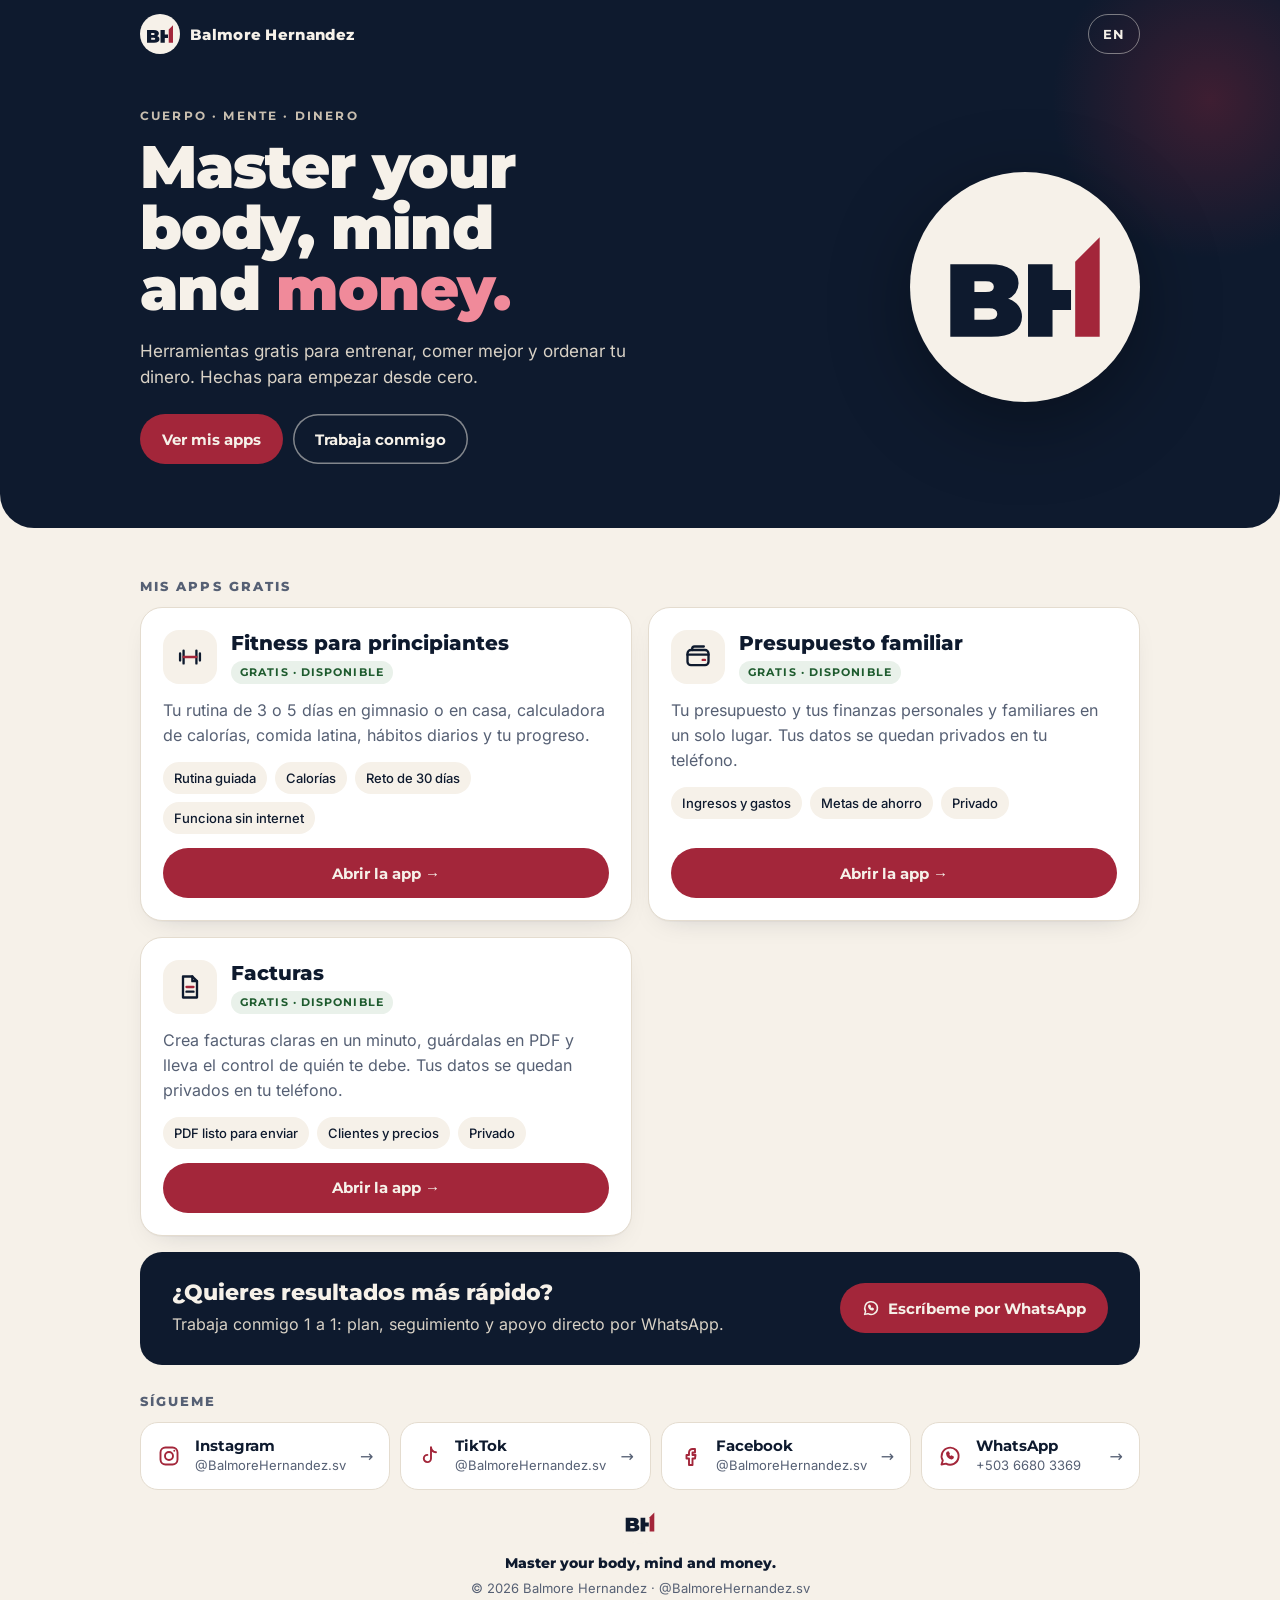
<file: index.html>
<!DOCTYPE html>
<html lang="es">
<head>
<meta charset="utf-8">
<meta name="viewport" content="width=device-width, initial-scale=1, viewport-fit=cover">
<meta name="theme-color" content="#0E1A2E">
<title>Balmore Hernandez · Master your body, mind and money.</title>
<meta name="description" content="Master your body, mind and money. Apps gratis de Balmore Hernandez para entrenar, comer mejor y ordenar tus finanzas personales y familiares.">
<link rel="canonical" href="https://balmorehernandez.com/">
<link rel="icon" href="/favicon.ico" sizes="32x32">
<link rel="icon" href="/favicon.svg" type="image/svg+xml">
<link rel="apple-touch-icon" href="/apple-touch-icon.png">
<link rel="preload" href="/fonts/montserrat.woff2" as="font" type="font/woff2" crossorigin>
<link rel="preload" href="/fonts/inter.woff2" as="font" type="font/woff2" crossorigin>
<link rel="stylesheet" href="/style.css">
<meta property="og:type" content="website">
<meta property="og:site_name" content="Balmore Hernandez">
<meta property="og:title" content="Balmore Hernandez · Master your body, mind and money.">
<meta property="og:description" content="Apps gratis para entrenar, comer mejor y ordenar tus finanzas.">
<meta property="og:url" content="https://balmorehernandez.com/">
<meta property="og:image" content="https://balmorehernandez.com/og.png">
<meta property="og:image:width" content="1200">
<meta property="og:image:height" content="630">
<meta name="twitter:card" content="summary_large_image">
<script type="application/ld+json">{"@context":"https://schema.org","@type":"Person","name":"Balmore Hernandez","url":"https://balmorehernandez.com/","image":"https://balmorehernandez.com/icon-512.png","sameAs":["https://www.instagram.com/BalmoreHernandez.sv","https://www.tiktok.com/@BalmoreHernandez.sv","https://www.facebook.com/BalmoreHernandez.sv"]}</script>
</head>
<body>
<a class="skip" href="#apps" data-i18n="skip">Ir a las apps</a>
<header class="hero">
  <div class="wrap">
    <div class="top">
      <a class="brand" href="/" aria-label="Balmore Hernandez"><img src="/logo-badge.svg" alt="" width="40" height="40">Balmore Hernandez</a>
      <button class="lang" id="langBtn" type="button" aria-label="Switch to English">EN</button>
    </div>
    <div class="hero-in">
      <div>
        <p class="eyebrow" data-i18n="eyebrow">Cuerpo · Mente · Dinero</p>
        <h1 lang="en"><span>Master your</span> <span>body, mind</span> <span>and <span class="m" style="display:inline">money.</span></span></h1>
        <p class="lead" data-i18n="lead">Herramientas gratis para entrenar, comer mejor y ordenar tu dinero. Hechas para empezar desde cero.</p>
        <div class="cta-row">
          <a class="btn" href="#apps" data-i18n="ctaApps">Ver mis apps</a>
          <a class="btn ghost js-wa" href="https://wa.me/50366803369" target="_blank" rel="noopener" data-i18n="ctaCoach">Trabaja conmigo</a>
        </div>
      </div>
      <img class="hero-mark" src="/logo-badge.svg" alt="" width="230" height="230">
    </div>
  </div>
</header>

<main id="apps" class="wrap">
  <h2 class="sec-h" data-i18n="appsH">Mis apps gratis</h2>
  <div class="apps">
    <article class="card" id="app-fitness" data-app="fitness">
      <div class="card-top">
        <div class="ico"><svg viewBox="0 0 24 24" aria-hidden="true"><path d="M6.5 6.5v11M17.5 6.5v11"/><path class="a" d="M6.5 12h11"/><path d="M3.5 9v6M20.5 9v6"/></svg></div>
        <div><h3 data-i18n="fitT">Fitness para principiantes</h3><span class="chip live" data-i18n="live">Gratis · Disponible</span></div>
      </div>
      <p data-i18n="fitD">Tu rutina de 3 o 5 días en gimnasio o en casa, calculadora de calorías, comida latina, hábitos diarios y tu progreso.</p>
      <ul class="feats"><li data-i18n="fitF1">Rutina guiada</li><li data-i18n="fitF2">Calorías</li><li data-i18n="fitF3">Reto de 30 días</li><li data-i18n="fitF4">Funciona sin internet</li></ul>
      <a class="btn app-btn" href="/fitness/" data-i18n="open">Abrir la app →</a>
    </article>
    <article class="card" id="app-presupuesto" data-app="presupuesto">
      <div class="card-top">
        <div class="ico"><svg viewBox="0 0 24 24" aria-hidden="true"><rect x="3" y="6" width="18" height="13" rx="3"/><path d="M3 10h18"/><path class="a" d="M16 14.5h2"/><path d="M7 6V5a2 2 0 0 1 2-2h8"/></svg></div>
        <div><h3 data-i18n="budT">Presupuesto familiar</h3><span class="chip live" data-i18n="live">Gratis · Disponible</span></div>
      </div>
      <p data-i18n="budD">Tu presupuesto y tus finanzas personales y familiares en un solo lugar. Tus datos se quedan privados en tu teléfono.</p>
      <ul class="feats"><li data-i18n="budF1">Ingresos y gastos</li><li data-i18n="budF2">Metas de ahorro</li><li data-i18n="budF3">Privado</li></ul>
      <a class="btn app-btn" href="/presupuesto/" data-i18n="open">Abrir la app →</a>
    </article>
    <article class="card" id="app-invoices" data-app="invoices">
      <div class="card-top">
        <div class="ico"><svg viewBox="0 0 24 24" aria-hidden="true"><path d="M6 3h8l4 4v14H6z"/><path d="M14 3v4h4"/><path class="a" d="M9 12h6"/><path d="M9 16h6"/></svg></div>
        <div><h3 data-i18n="invT">Facturas</h3><span class="chip live" data-i18n="live">Gratis · Disponible</span></div>
      </div>
      <p data-i18n="invD">Crea facturas claras en un minuto, guárdalas en PDF y lleva el control de quién te debe. Tus datos se quedan privados en tu teléfono.</p>
      <ul class="feats"><li data-i18n="invF1">PDF listo para enviar</li><li data-i18n="invF2">Clientes y precios</li><li data-i18n="invF3">Privado</li></ul>
      <a class="btn app-btn" href="/invoices/" data-i18n="open">Abrir la app →</a>
    </article>
  </div>

  <section class="coach" aria-labelledby="coachH">
    <div><h2 id="coachH" data-i18n="coachH">¿Quieres resultados más rápido?</h2><p data-i18n="coachP">Trabaja conmigo 1 a 1: plan, seguimiento y apoyo directo por WhatsApp.</p></div>
    <a class="btn js-wa" href="https://wa.me/50366803369" target="_blank" rel="noopener"><svg viewBox="0 0 24 24" fill="none" stroke="currentColor" stroke-width="2" stroke-linecap="round" stroke-linejoin="round" aria-hidden="true"><path d="M3.5 20.5l1.3-4A8.5 8.5 0 1 1 8 19.6z"/><path d="M9 9.5c.3 2.2 2.3 4.4 4.6 5 .7-.1 1.3-.7 1.4-1.4l-1.6-.8-.8.8c-1-.4-2-1.4-2.4-2.4l.8-.8-.8-1.6c-.7.1-1.2.6-1.2 1.2z"/></svg><span data-i18n="coachBtn">Escríbeme por WhatsApp</span></a>
  </section>

  <section class="social" aria-labelledby="socH">
    <h2 class="sec-h" id="socH" data-i18n="socH">Sígueme</h2>
    <div class="soc" id="socials"></div>
  </section>
</main>

<footer class="wrap">
  <img src="/logo-badge.svg" alt="Balmore Hernandez" width="44" height="44">
  <p class="slogan" lang="en">Master your body, mind and money.</p>
  <p>© <span id="yr">2026</span> Balmore Hernandez · @BalmoreHernandez.sv</p>
  <p data-i18n="foot">Apps gratis · Tus datos se guardan en tu teléfono.</p>
</footer>

<script>
/* ========= CONFIG: edita aquí ========= */
const CONFIG = {
  // Cambia live a true cuando la app esté publicada en balmorehernandez.com/presupuesto/
  APPS: { fitness: { live: true }, presupuesto: { live: true }, invoices: { live: true } },
  WHATSAPP: "50366803369",
  WA_TEXT: { es: "Hola Balmore, vengo de tu página web y quiero información sobre el coaching",
             en: "Hi Balmore, I found you through your website and I'd like information about coaching" },
  SOCIAL: [
    { net: "instagram", name: "Instagram", handle: "@BalmoreHernandez.sv", url: "https://www.instagram.com/BalmoreHernandez.sv" },
    { net: "tiktok",    name: "TikTok",    handle: "@BalmoreHernandez.sv", url: "https://www.tiktok.com/@BalmoreHernandez.sv" },
    { net: "facebook",  name: "Facebook",  handle: "@BalmoreHernandez.sv", url: "https://www.facebook.com/BalmoreHernandez.sv" },
    { net: "whatsapp",  name: "WhatsApp",  handle: "+503 6680 3369",       url: "wa" }
  ]
};
const I18N = {
  es: { skip: "Ir a las apps", eyebrow: "Cuerpo · Mente · Dinero", lead: "Herramientas gratis para entrenar, comer mejor y ordenar tu dinero. Hechas para empezar desde cero.",
    ctaApps: "Ver mis apps", ctaCoach: "Trabaja conmigo", appsH: "Mis apps gratis",
    fitT: "Fitness para principiantes", live: "Gratis · Disponible", fitD: "Tu rutina de 3 o 5 días en gimnasio o en casa, calculadora de calorías, comida latina, hábitos diarios y tu progreso.",
    fitF1: "Rutina guiada", fitF2: "Calorías", fitF3: "Reto de 30 días", fitF4: "Funciona sin internet", open: "Abrir la app →",
    budT: "Presupuesto familiar", soon: "Próximamente", budD: "Tu presupuesto y tus finanzas personales y familiares en un solo lugar. Tus datos se quedan privados en tu teléfono.",
    budF1: "Ingresos y gastos", budF2: "Metas de ahorro", budF3: "Privado", soonBtn: "Próximamente",
    invT: "Facturas", invD: "Crea facturas claras en un minuto, guárdalas en PDF y lleva el control de quién te debe. Tus datos se quedan privados en tu teléfono.", invF1: "PDF listo para enviar", invF2: "Clientes y precios", invF3: "Privado",
    coachH: "¿Quieres resultados más rápido?", coachP: "Trabaja conmigo 1 a 1: plan, seguimiento y apoyo directo por WhatsApp.", coachBtn: "Escríbeme por WhatsApp",
    socH: "Sígueme", foot: "Apps gratis · Tus datos se guardan en tu teléfono.", langBtn: "EN", langAria: "Switch to English",
    desc: "Master your body, mind and money. Apps gratis de Balmore Hernandez para entrenar, comer mejor y ordenar tus finanzas personales y familiares." },
  en: { skip: "Skip to the apps", eyebrow: "Body · Mind · Money", lead: "Free tools to train, eat better and get your money in order. Made for starting from zero.",
    ctaApps: "See my apps", ctaCoach: "Work with me", appsH: "My free apps",
    fitT: "Beginner fitness", live: "Free · Available", fitD: "Your 3- or 5-day routine at the gym or at home, calorie calculator, Latin food guide, daily habits and your progress.",
    fitF1: "Guided routine", fitF2: "Calories", fitF3: "30-day challenge", fitF4: "Works offline", open: "Open the app →",
    budT: "Family budget", soon: "Coming soon", budD: "Your budget and your personal and family finances in one place. Your data stays private on your phone.",
    budF1: "Income & expenses", budF2: "Savings goals", budF3: "Private", soonBtn: "Coming soon",
    invT: "Invoices", invD: "Create clear invoices in a minute, save them as PDF and keep track of who owes you. Your data stays private on your phone.", invF1: "PDF ready to send", invF2: "Clients & prices", invF3: "Private",
    coachH: "Want faster results?", coachP: "Work with me 1-on-1: a plan, check-ins and direct support on WhatsApp.", coachBtn: "Message me on WhatsApp",
    socH: "Follow me", foot: "Free apps · Your data is saved on your phone.", langBtn: "ES", langAria: "Cambiar a español",
    desc: "Master your body, mind and money. Free apps by Balmore Hernandez to train, eat better and organize your personal and family finances." }
};
/* ====================================== */
const ICONS = {
  instagram: '<rect x="3.5" y="3.5" width="17" height="17" rx="5"/><circle cx="12" cy="12" r="4"/><path d="M17.3 6.7h.01"/>',
  tiktok: '<path d="M14 3.5v11a3.6 3.6 0 1 1-3.6-3.6"/><path d="M14 3.5c.4 2.6 2.4 4.6 5 4.8"/>',
  facebook: '<path d="M14.5 8.5h2.5V5h-2.5A3.5 3.5 0 0 0 11 8.5V11H8.5v3.5H11V21h3.5v-6.5H17l.5-3.5h-3V9a.5.5 0 0 1 .5-.5z"/>',
  whatsapp: '<path d="M3.5 20.5l1.3-4A8.5 8.5 0 1 1 8 19.6z"/><path d="M9 9.5c.3 2.2 2.3 4.4 4.6 5 .7-.1 1.3-.7 1.4-1.4l-1.6-.8-.8.8c-1-.4-2-1.4-2.4-2.4l.8-.8-.8-1.6c-.7.1-1.2.6-1.2 1.2z"/>'
};
const LS = "bhHub_lang";
let lang = "es";
try { const q = new URLSearchParams(location.search).get("lang"); lang = q === "en" || q === "es" ? q : (localStorage.getItem(LS) || "es"); } catch (e) {}
if (lang !== "en") lang = "es";
const esc = s => String(s).replace(/[&<>"]/g, c => ({ "&": "&amp;", "<": "&lt;", ">": "&gt;", '"': "&quot;" }[c]));
const waUrl = () => "https://wa.me/" + CONFIG.WHATSAPP + "?text=" + encodeURIComponent(CONFIG.WA_TEXT[lang]);
function render() {
  const T = I18N[lang];
  document.documentElement.lang = lang;
  document.querySelectorAll("[data-i18n]").forEach(el => { const k = el.dataset.i18n; if (T[k] != null) el.textContent = T[k]; });
  const lb = document.getElementById("langBtn"); lb.textContent = T.langBtn; lb.setAttribute("aria-label", T.langAria);
  document.querySelector('meta[name=description]').setAttribute("content", T.desc);
  for (const [id, a] of Object.entries(CONFIG.APPS)) {
    const card = document.getElementById("app-" + id); if (!card) continue;
    const chip = card.querySelector(".chip"), btn = card.querySelector(".app-btn");
    card.classList.toggle("soon", !a.live);
    chip.className = "chip " + (a.live ? "live" : "soon"); chip.textContent = a.live ? T.live : T.soon;
    if (a.live) { btn.removeAttribute("aria-disabled"); btn.removeAttribute("tabindex"); btn.textContent = T.open; }
    else { btn.setAttribute("aria-disabled", "true"); btn.setAttribute("tabindex", "-1"); btn.textContent = T.soonBtn; }
  }
  document.querySelectorAll(".js-wa").forEach(a => a.href = waUrl());
  document.getElementById("socials").innerHTML = CONFIG.SOCIAL.map(s => `<a href="${esc(s.url === "wa" ? waUrl() : s.url)}" target="_blank" rel="noopener" data-net="${s.net}"><svg viewBox="0 0 24 24" aria-hidden="true">${ICONS[s.net] || ""}</svg><span><b>${esc(s.name)}</b><span>${esc(s.handle)}</span></span><i aria-hidden="true">→</i></a>`).join("");
}
document.getElementById("langBtn").addEventListener("click", () => { lang = lang === "es" ? "en" : "es"; try { localStorage.setItem(LS, lang); } catch (e) {} render(); });
document.querySelectorAll('.app-btn').forEach(b => b.addEventListener("click", e => { if (b.getAttribute("aria-disabled") === "true") e.preventDefault(); }));
document.getElementById("yr").textContent = new Date().getFullYear();
render();
</script>
</body>
</html>
</file>
<file: style.css>
/* Balmore Hernandez · hub (G8b: crema, navy, vino) */
@font-face{font-family:"Montserrat";font-style:normal;font-weight:100 900;font-display:swap;src:url(/fonts/montserrat.woff2) format("woff2")}
@font-face{font-family:"Inter";font-style:normal;font-weight:100 900;font-display:swap;src:url(/fonts/inter.woff2) format("woff2")}
:root{--bg:#F6F1E9;--card:#FFFFFF;--navy:#0E1A2E;--navy2:#17263F;--accent:#A3263A;--accent-h:#8C1F31;--cream:#F6F1E9;--gold:#7E5F28;--muted:#566074;--line:#E4DCCF;--radius:22px}
*{box-sizing:border-box}
html{-webkit-text-size-adjust:100%}
body{margin:0;background:var(--bg);color:var(--navy);font:400 16px/1.55 Inter,system-ui,-apple-system,"Segoe UI",Roboto,sans-serif;-webkit-font-smoothing:antialiased}
a{color:var(--accent)}
h1,h2,h3,.mont{font-family:Montserrat,Inter,system-ui,sans-serif}
.wrap{max-width:1040px;margin:0 auto;padding:0 20px}
.skip{position:absolute;left:-999px}.skip:focus{left:12px;top:12px;background:#fff;padding:8px 12px;border-radius:10px;z-index:9}
:focus-visible{outline:3px solid var(--accent);outline-offset:3px}

/* Hero */
.hero{background:var(--navy);color:var(--cream);border-radius:0 0 34px 34px;padding:max(14px,env(safe-area-inset-top)) 0 44px;position:relative;overflow:hidden}
.hero:after{content:"";position:absolute;right:-90px;top:-60px;width:320px;height:320px;border-radius:50%;background:radial-gradient(circle,rgba(163,38,58,.32),rgba(163,38,58,0) 70%);pointer-events:none}
.top{display:flex;align-items:center;justify-content:space-between;gap:12px;position:relative;z-index:1}
.brand{display:flex;align-items:center;gap:10px;color:var(--cream);text-decoration:none;font:800 15px/1 Montserrat,sans-serif;letter-spacing:.02em}
.brand img{width:40px;height:40px;display:block}
.lang{appearance:none;border:1.5px solid rgba(246,241,233,.45);background:transparent;color:var(--cream);font:700 13px/1 Montserrat,sans-serif;letter-spacing:.08em;padding:10px 14px;border-radius:999px;cursor:pointer;min-height:40px}
.lang:hover{background:rgba(246,241,233,.1)}
.hero-in{position:relative;z-index:1;padding-top:38px;display:grid;gap:26px;align-items:center}
.hero .eyebrow{font:700 12px/1 Montserrat,sans-serif;letter-spacing:.18em;text-transform:uppercase;color:#C9BFB0;margin:0 0 14px}
.hero h1{font-weight:900;font-size:clamp(34px,9.4vw,60px);line-height:1.02;letter-spacing:-.02em;margin:0}
.hero h1 span{display:block}
.hero h1 .m{color:#F08A9A}
.hero p.lead{color:#D9D2C6;font-size:17px;margin:18px 0 0;max-width:520px}
.hero .cta-row{display:flex;flex-wrap:wrap;gap:10px;margin-top:24px}
.hero-mark{display:none}

/* Buttons */
.btn{display:inline-flex;align-items:center;justify-content:center;gap:8px;min-height:50px;padding:0 22px;border-radius:999px;background:var(--accent);color:var(--cream);font:700 15px/1 Montserrat,sans-serif;text-decoration:none;border:0;cursor:pointer;transition:background .15s,transform .15s}
.btn:hover{background:var(--accent-h)}.btn:active{transform:scale(.98)}
.btn.ghost{background:transparent;color:var(--cream);box-shadow:inset 0 0 0 1.5px rgba(246,241,233,.5)}
.btn.ghost:hover{background:rgba(246,241,233,.1)}
.btn[aria-disabled=true]{background:#EDE6DA;color:var(--muted);cursor:default;pointer-events:none}
.btn svg{width:18px;height:18px}

/* Sections */
main.wrap{padding-top:34px;padding-bottom:10px}
.sec-h{font:800 13px/1 Montserrat,sans-serif;letter-spacing:.16em;text-transform:uppercase;color:var(--muted);margin:0 0 14px}
.apps{display:grid;gap:16px}
.card{background:var(--card);border:1px solid var(--line);border-radius:var(--radius);padding:22px;display:flex;flex-direction:column;gap:14px;box-shadow:0 1px 0 rgba(14,26,46,.03),0 10px 30px -18px rgba(14,26,46,.25)}
.card-top{display:flex;align-items:center;gap:14px}
.ico{width:54px;height:54px;border-radius:16px;background:var(--bg);display:grid;place-items:center;flex:none}
.ico svg{width:28px;height:28px;stroke:var(--navy);fill:none;stroke-width:2;stroke-linecap:round;stroke-linejoin:round}
.ico svg .a{stroke:var(--accent)}
.card h3{margin:0;font-size:20px;font-weight:800;line-height:1.2}
.chip{display:inline-block;font:700 11px/1 Montserrat,sans-serif;letter-spacing:.1em;text-transform:uppercase;padding:6px 9px;border-radius:999px;margin-top:6px}
.chip.live{background:#E9F1EA;color:#1E5B2E}
.chip.soon{background:#F3E9D8;color:var(--gold)}
.card p{margin:0;color:var(--muted)}
.feats{list-style:none;margin:0;padding:0;display:flex;flex-wrap:wrap;gap:8px}
.feats li{font-size:13px;font-weight:500;background:var(--bg);border-radius:999px;padding:6px 11px;color:var(--navy)}
.card .btn{margin-top:auto;align-self:stretch}
.card.soon .ico{opacity:.75}

.coach{margin-top:16px;background:var(--navy);color:var(--cream);border-radius:var(--radius);padding:24px;display:grid;gap:16px;align-items:center}
.coach h2{margin:0;font-size:22px;font-weight:800;line-height:1.2}
.coach p{margin:6px 0 0;color:#D9D2C6}
.coach .btn{align-self:stretch}

.social{margin-top:30px}
.soc{display:grid;gap:10px}
.soc a{display:flex;align-items:center;gap:14px;background:var(--card);border:1px solid var(--line);border-radius:18px;padding:14px 16px;text-decoration:none;color:var(--navy);min-height:64px;transition:border-color .15s}
.soc a:hover{border-color:var(--accent)}
.soc svg{width:24px;height:24px;stroke:var(--accent);fill:none;stroke-width:1.9;stroke-linecap:round;stroke-linejoin:round;flex:none}
.soc b{display:block;font:700 15px/1.2 Montserrat,sans-serif}
.soc span span{display:block;font-size:13px;color:var(--muted)}
.soc i{margin-left:auto;font-style:normal;color:var(--muted)}

footer{padding:34px 0 max(28px,env(safe-area-inset-bottom));text-align:center;color:var(--muted);font-size:13px}
footer img{width:44px;height:44px;display:block;margin:0 auto 10px}
footer .slogan{font:800 14px/1.3 Montserrat,sans-serif;color:var(--navy);margin:0 0 6px}
footer p{margin:4px 0}

@media (min-width:720px){
  .hero{padding-bottom:64px}
  .hero-in{grid-template-columns:1.4fr .8fr;padding-top:56px}
  .hero-mark{display:block;justify-self:end;width:230px;height:230px;filter:drop-shadow(0 20px 40px rgba(0,0,0,.35))}
  .apps{grid-template-columns:1fr 1fr}
  .coach{grid-template-columns:1fr auto;padding:28px 32px}
  .coach .btn{align-self:center}
  .soc{grid-template-columns:repeat(2,1fr)}
  main.wrap{padding-top:52px}
}
@media (min-width:980px){.soc{grid-template-columns:repeat(4,1fr)}}
@media (prefers-reduced-motion:reduce){*{transition:none!important}}
</file>
